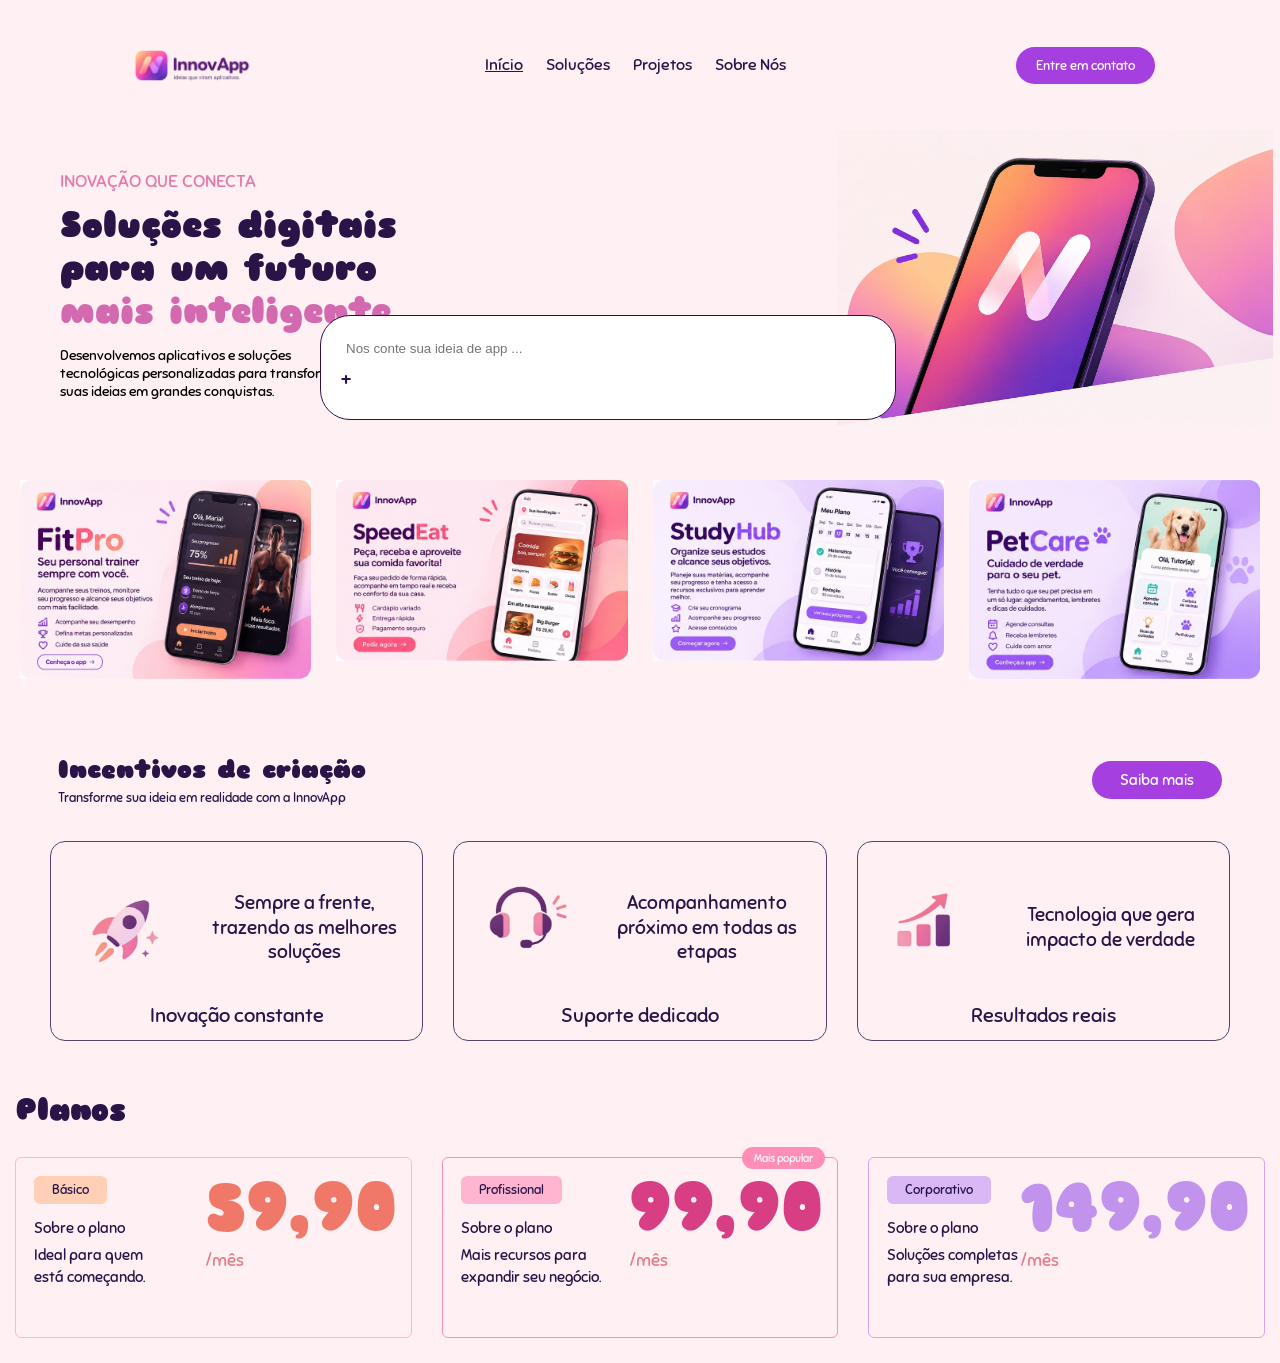
<file: Geovanna/index.html>
<!DOCTYPE html>
<html lang="pt-br">
<head>
    <meta charset="UTF-8">
    <meta name="viewport" content="width=device-width, initial-scale=1.0">

    <title>InnovApp</title>

    <link rel="stylesheet" href="style.css">

    <link rel="preconnect" href="https://fonts.googleapis.com">
    <link rel="preconnect" href="https://fonts.gstatic.com" crossorigin>

    <link href="https://fonts.googleapis.com/css2?family=Sniglet&display=swap" rel="stylesheet">
</head>

<body>

<header>
    <div class="logo">
        <img src="InnovApp.png" alt="Logo">
    </div>

    <nav>
       <a href="index.html" class="pagina-atual">Início</a>
        <a href="solucoes.html">Soluções</a>
        <a href="projetos.html">Projetos</a>
        <a href="sobre.html">Sobre Nós</a>
    </nav>

    <button>Entre em contato</button>
</header>

<!-- INÍCIO -->

<section class="inicio">

    <div class="texto">
        <small>INOVAÇÃO QUE CONECTA</small>

        <h1>
            Soluções digitais<br>
            para um futuro<br>
            <span>mais inteligente</span>
        </h1>

        <p>
            Desenvolvemos aplicativos e soluções tecnológicas
            personalizadas para transformar suas ideias em
            grandes conquistas.
        </p>
    </div>

    <img src="foto.jpeg" class="imagem-celular" alt="Celular">

    <div class="ideia">
        <input type="text" placeholder="Nos conte sua ideia de app ...">
        <button>+</button>
    </div>

</section>


<!-- PROJETOS -->

<section class="projetos">

    <div class="card">
        <img src="fitpro.png" alt="FitPro">
    </div>

    <div class="card">
        <img src="speedeat.png" alt="SpeedEat">
    </div>

    <div class="card">
        <img src="studyhub.png" alt="StudyHub">
    </div>

    <div class="card">
        <img src="pet care.png" alt="PetCare">
    </div>

</section>

<!-- INCENTIVOS -->

<section class="incentivos">

    <div class="incentivos-topo">

    <div class="titulo-incentivos">
        <h2>Incentivos de criação</h2>

        <p>
            Transforme sua ideia em realidade com a InnovApp
        </p>
    </div>

    <button class="botao-incentivos">
        Saiba mais
    </button>

</div>

    <div class="beneficios">

        <!-- INOVAÇÃO -->

        <div class="beneficio primeiro">

            <div class="conteudo">
                <img src="InnovApp (4).png" alt="Foguete">

                 <p>
                   Sempre a frente, trazendo as melhores soluções
                </p>
            </div>

            <h3>Inovação constante</h3>

        </div>

        <!-- SUPORTE -->

        <div class="beneficio">

            <div class="conteudo">
                <img src="InnovApp (3).png" alt="Suporte">

                <p>
                    Acompanhamento próximo em todas as etapas
                </p>
            </div>

            <h3>Suporte dedicado</h3>

        </div>

        <!-- RESULTADOS -->

        <div class="beneficio">

            <div class="conteudo">
                <img src="InnovApp (2).png" alt="Resultados">

                <p>
                    Tecnologia que gera impacto de verdade
                </p>
            </div>

            <h3>Resultados reais</h3>

        </div>

    </div>

</section>

<!-- PLANOS -->

<section class="planos">

    <h2>Planos</h2>

    <div class="lista-planos">

        <div class="plano-card basico">

            <span class="categoria">Básico</span>

            <div class="preco">
                <strong>59,90</strong>
                <span>/mês</span>
            </div>

            <h2>Sobre o plano</h2>

            <p>
                Ideal para quem<br>
                está começando.
            </p>

        </div>

        <div class="plano-card profissional">

            <span class="popular">Mais popular</span>

            <span class="categoria">Profissional</span>

            <div class="preco">
                <strong>99,90</strong>
                <span>/mês</span>
            </div>

            <h2>Sobre o plano</h2>

            <p>
                Mais recursos para<br>
                expandir seu negócio.
            </p>

        </div>

        <div class="plano-card corporativo">

            <span class="categoria">Corporativo</span>

            <div class="preco">
                <strong>149,90</strong>
                <span>/mês</span>
            </div>

            <h2>Sobre o plano</h2>

            <p>
                Soluções completas<br>
                para sua empresa.
            </p>

        </div>

    </div>

</section>

</body>
</html>
</file>
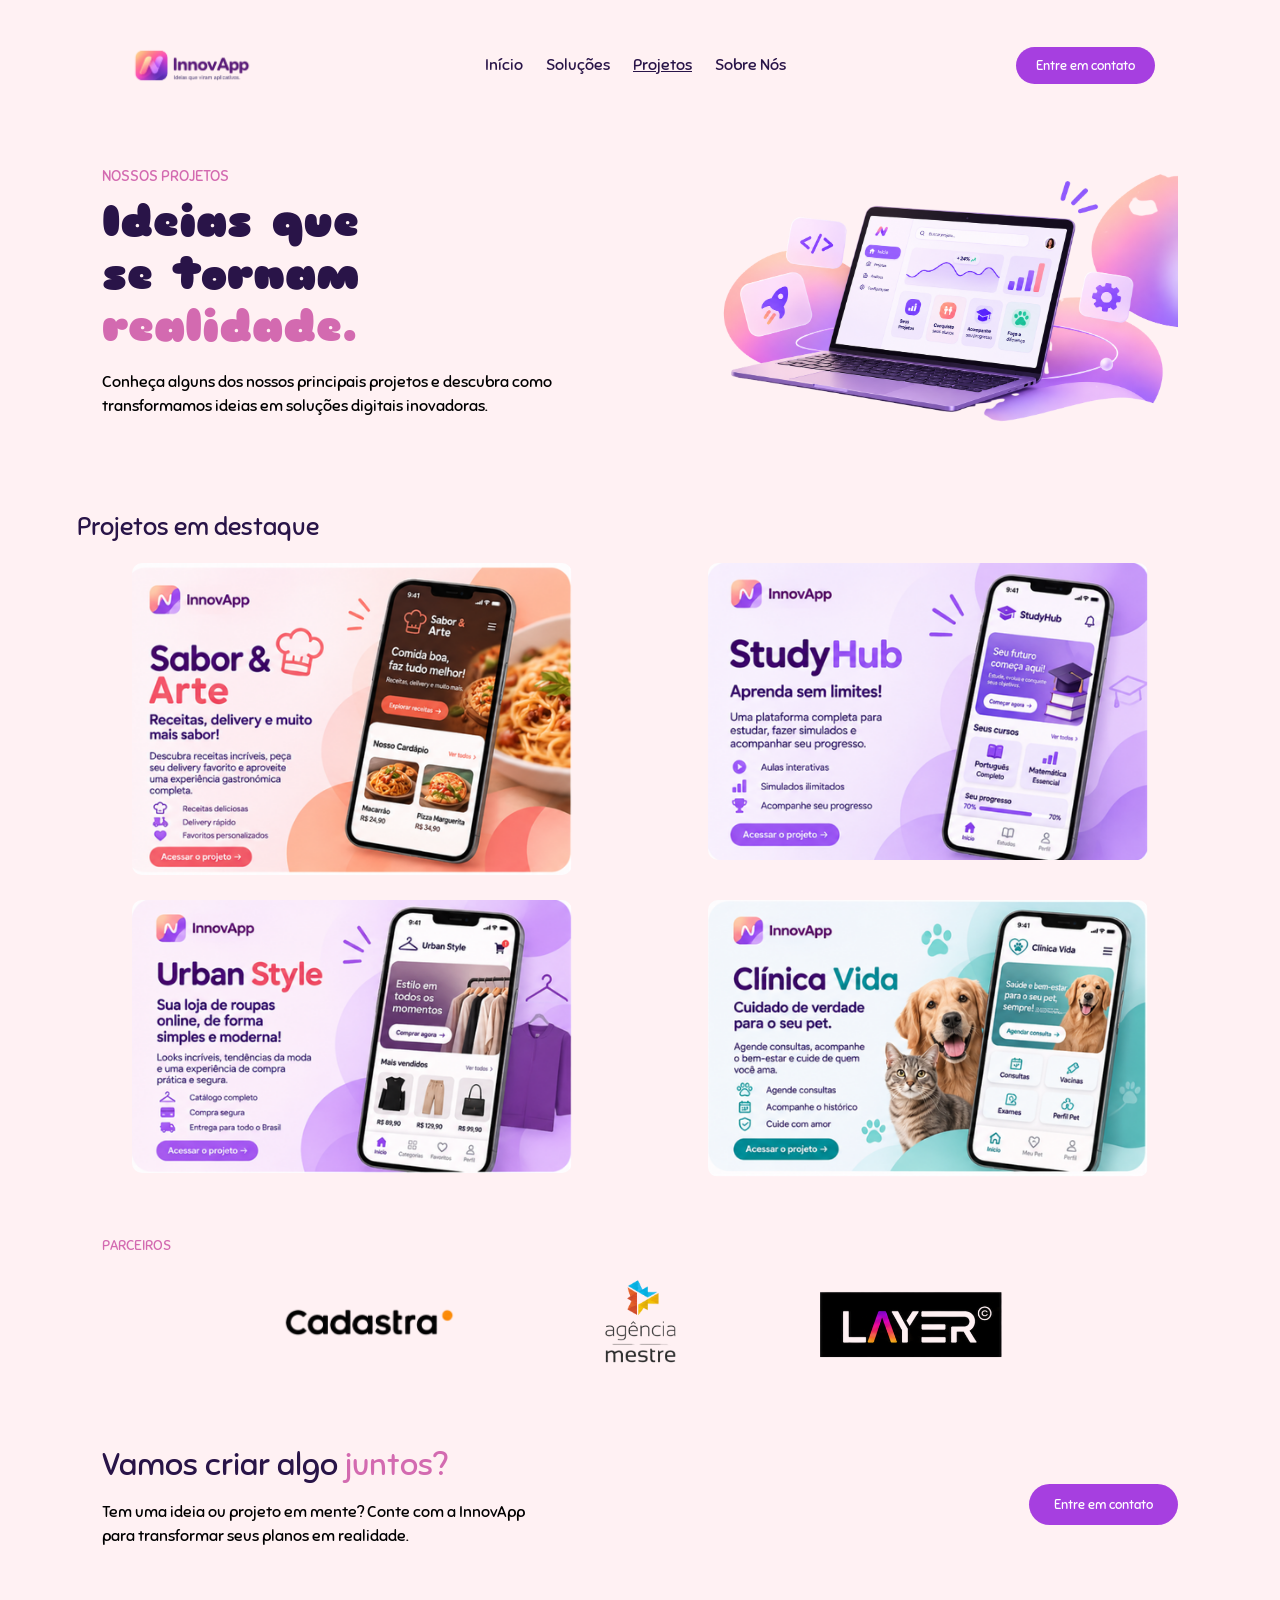
<file: Geovanna/projetos.html>
<!DOCTYPE html>
<html lang="pt-br">

<head>
    <meta charset="UTF-8">
    <meta name="viewport" content="width=device-width, initial-scale=1.0">

    <title>InnovApp - Projetos</title>

    <link rel="stylesheet" href="style.css">

    <link rel="preconnect" href="https://fonts.googleapis.com">
    <link rel="preconnect" href="https://fonts.gstatic.com" crossorigin>

    <link href="https://fonts.googleapis.com/css2?family=Sniglet&display=swap" rel="stylesheet">
</head>

<body>

<!-- CABEÇALHO -->

<header>

    <div class="logo">
        <img src="InnovApp.png" alt="Logo InnovApp">
    </div>

    <nav>
        <a href="index.html">Início</a>
        <a href="solucoes.html">Soluções</a>
        <a href="projetos.html" class="pagina-atual">Projetos</a>
        <a href="sobre.html">Sobre Nós</a>
    </nav>

    <button>Entre em contato</button>

</header>


<!-- APRESENTAÇÃO DOS PROJETOS -->

<section class="projetos-banner">

    <div class="projetos-banner-texto">

        <small>NOSSOS PROJETOS</small>

        <h1>
            Ideias que<br>
            se tornam<br>
            <span>realidade.</span>
        </h1>

        <p>
            Conheça alguns dos nossos principais projetos
            e descubra como transformamos ideias em
            soluções digitais inovadoras.
        </p>

    </div>

    <img src="5.png" alt="Notebook com painel digital">

</section>


<!-- PROJETOS EM DESTAQUE -->

<section class="projetos-destaque">

    <h2>Projetos em destaque</h2>

    <div class="projetos-grade">

        <div class="projeto-item">
            <img src="sabor.png" alt="Projeto Sabor & Arte">
        </div>

        <div class="projeto-item">
            <img src="study.png" alt="Projeto StudyHub">
        </div>

        <div class="projeto-item">
            <img src="urban.png" alt="Projeto Urban Style">
        </div>

        <div class="projeto-item">
            <img src="clinica.png" alt="Projeto Clínica Vida">
        </div>

    </div>

</section>


<!-- PARCEIROS -->

<section class="parceiros">

    <small>PARCEIROS</small>

    <div class="parceiros-logos">

        <img src="parceiro cadastra.png" alt="Cadastra">

        <img src="parceiro agencia.png" alt="Agência Mestre">

        <img src="parceiro layer.png"alt="Layer">

    </div>

</section>


<!-- CHAMADA FINAL -->

<section class="projetos-contato">

    <div class="contato-texto">

        <h2>
            Vamos criar algo <span>juntos?</span>
        </h2>

        <p>
            Tem uma ideia ou projeto em mente?
            Conte com a InnovApp para transformar
            seus planos em realidade.
        </p>

    </div>

    <button>Entre em contato</button>

</section>

</body>
</html>
</file>
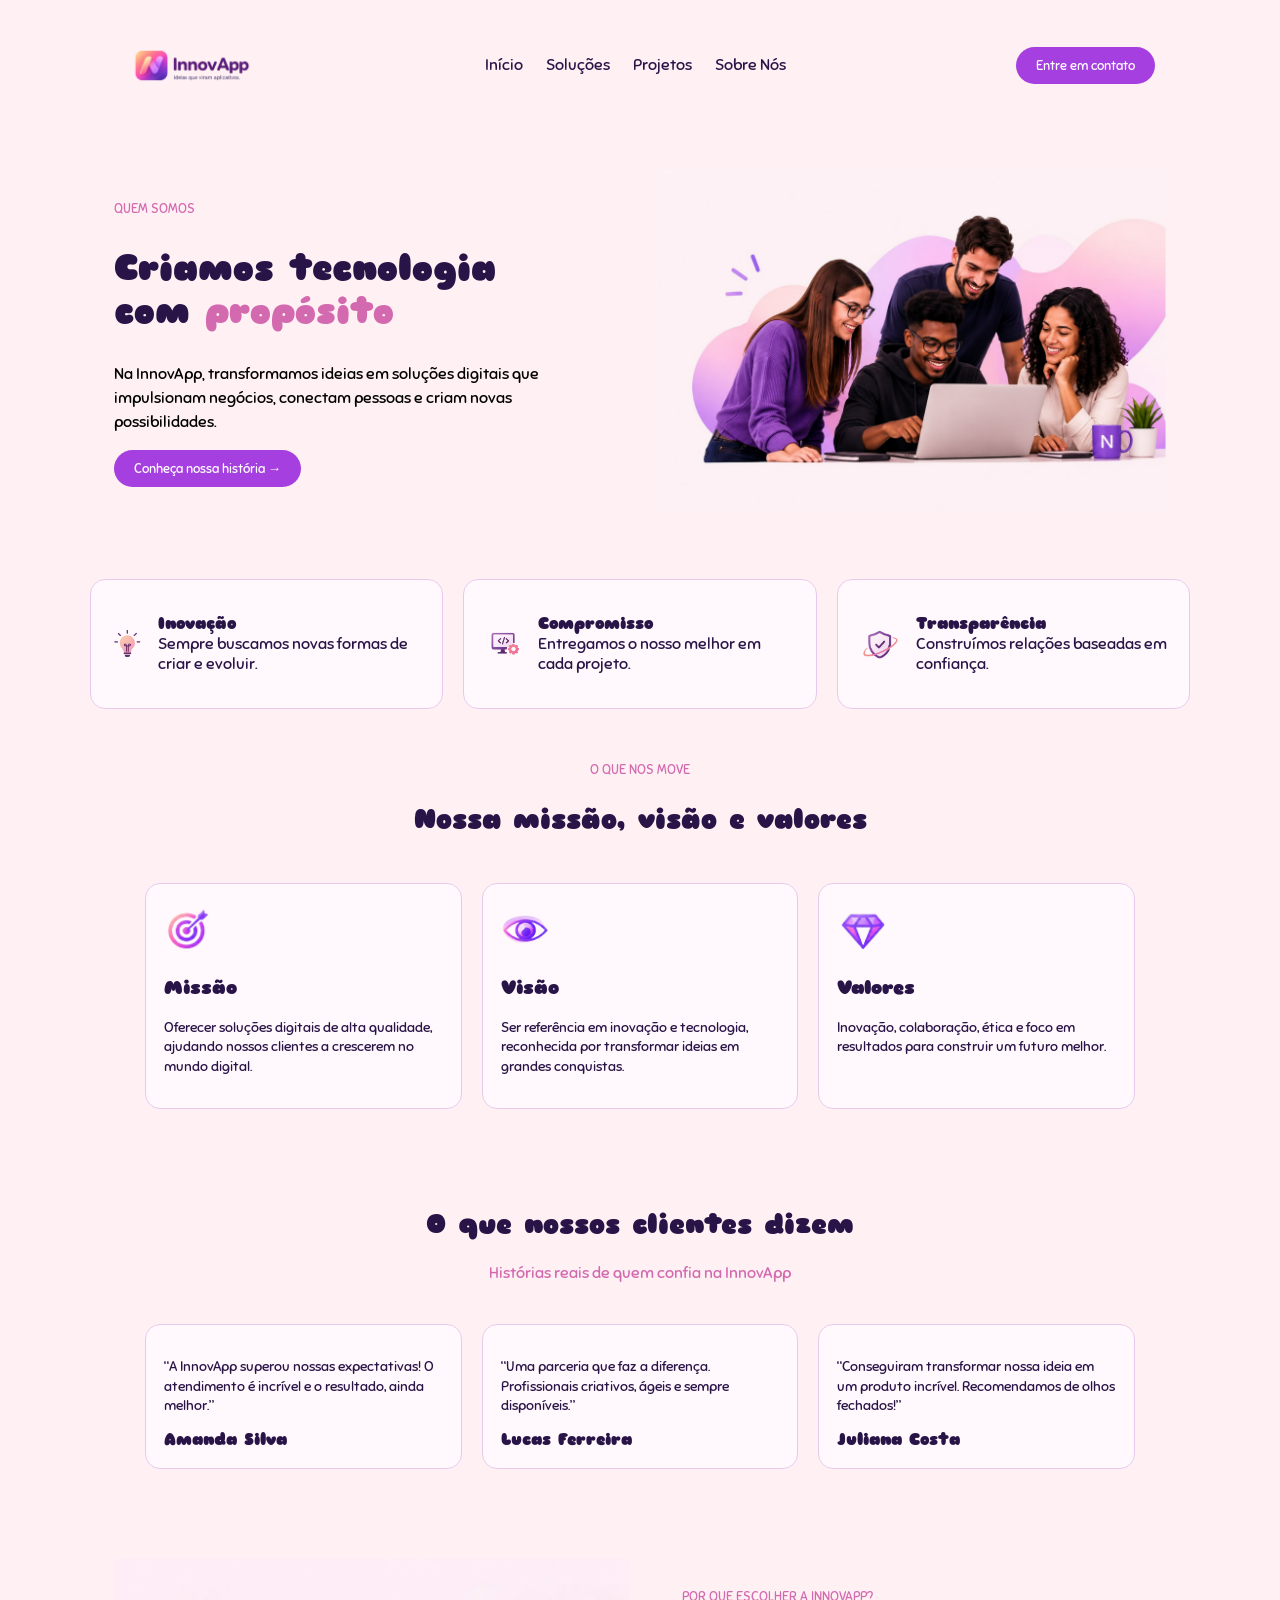
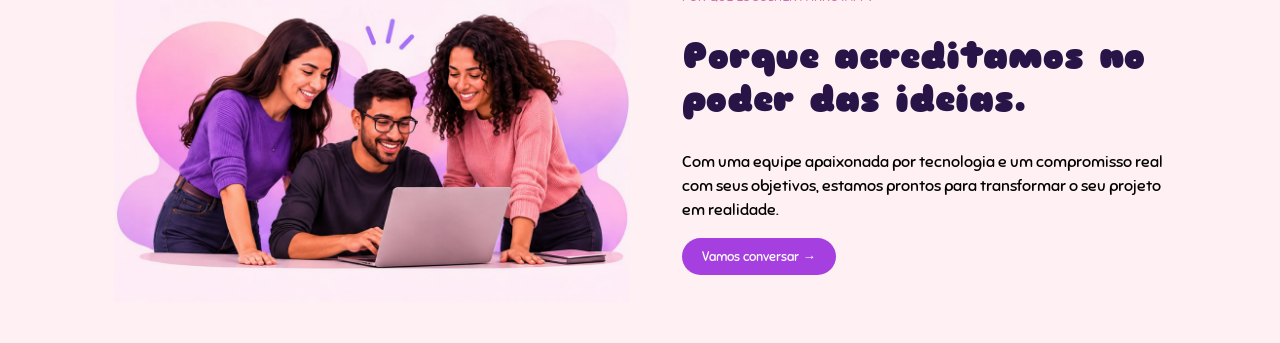
<file: Geovanna/sobre.html>
<!DOCTYPE html>
<html lang="pt-br">

<head>
    <meta charset="UTF-8">
    <meta name="viewport" content="width=device-width, initial-scale=1.0">
    <title>InnovApp - Sobre Nós</title>

    <link rel="stylesheet" href="style.css">

    <link href="https://fonts.googleapis.com/css2?family=Sniglet&display=swap" rel="stylesheet">
</head>

<body>

<header>
    <div class="logo">
        <img src="InnovApp.png" alt="Logo">
    </div>

    <nav>
        <a href="index.html">Início</a>
        <a href="solucoes.html">Soluções</a>
        <a href="projetos.html">Projetos</a>
        <a href="sobre.html" class="ativo">Sobre Nós</a>
    </nav>

    <button>Entre em contato</button>
</header>

<!-- QUEM SOMOS -->

<section class="quem-somos">

    <div>
        <small>QUEM SOMOS</small>
        <h1>Criamos tecnologia<br>com <span>propósito</span></h1>

        <p>
            Na InnovApp, transformamos ideias em soluções
            digitais que impulsionam negócios, conectam
            pessoas e criam novas possibilidades.
        </p>

        <button>Conheça nossa história →</button>
    </div>

    <img src="4 pessoas.png" alt="Aplicativo InnovApp">

</section>

<!-- DIFERENCIAIS -->

<section class="diferenciais">

    <div>
        <img src="6.png">
        <p><strong>Inovação</strong><br>
        Sempre buscamos novas formas de criar e evoluir.</p>
    </div>

    <div>
        <img src="7.png">
        <p><strong>Compromisso</strong><br>
        Entregamos o nosso melhor em cada projeto.</p>
    </div>

    <div>
        <img src="8.png">
        <p><strong>Transparência</strong><br>
        Construímos relações baseadas em confiança.</p>
    </div>

</section>

<!-- MISSÃO, VISÃO E VALORES -->

<section class="valores">

    <small>O QUE NOS MOVE</small>
    <h2>Nossa missão, visão e valores</h2>

    <div class="cards-valores">

        <div>
            <img src="alvo.png">
            <h3>Missão</h3>
            <p>Oferecer soluções digitais de alta qualidade, ajudando nossos clientes a crescerem no mundo digital.</p>
        </div>

        <div>
            <img src="olho.png">
            <h3>Visão</h3>
            <p>Ser referência em inovação e tecnologia, reconhecida por transformar ideias em grandes conquistas.</p>
        </div>

        <div>
            <img src="diamante.png">
            <h3>Valores</h3>
            <p>Inovação, colaboração, ética e foco em resultados para construir um futuro melhor.</p>
        </div>

    </div>

</section>

<!-- DEPOIMENTOS -->

<section class="depoimentos">

    <h2>O que nossos clientes dizem</h2>
    <p>Histórias reais de quem confia na InnovApp</p>

    <div class="cards-depoimentos">

        <div>
            <p>“A InnovApp superou nossas expectativas! O atendimento é incrível e o resultado, ainda melhor.”</p>
            <strong>Amanda Silva</strong>
        </div>

        <div>
            <p>“Uma parceria que faz a diferença. Profissionais criativos, ágeis e sempre disponíveis.”</p>
            <strong>Lucas Ferreira</strong>
        </div>

        <div>
            <p>“Conseguiram transformar nossa ideia em um produto incrível. Recomendamos de olhos fechados!”</p>
            <strong>Juliana Costa</strong>
        </div>

    </div>

</section>

<!-- FINAL -->

<section class="final-sobre">

    <img src="3 pessoas.png" alt="Equipe InnovApp">

    <div>
        <small>POR QUE ESCOLHER A INNOVAPP?</small>
        <h2>Porque acreditamos no poder das ideias.</h2>

        <p>
            Com uma equipe apaixonada por tecnologia e um
            compromisso real com seus objetivos, estamos
            prontos para transformar o seu projeto em realidade.
        </p>

        <button>Vamos conversar →</button>
    </div>

</section>

</body>
</html>
</file>
<file: Geovanna/style.css>
/* ==============================
   CONFIGURAÇÕES GERAIS
============================== */

* {
    font-family: 'Sniglet', sans-serif;
    box-sizing: border-box;
}

body {
    background-color: #fff1f3;
    color: #291448;
    margin: 0;
}

/* ==============================
   CABEÇALHO
============================== */

header {
    display: flex;
    justify-content: space-around;
    align-items: center;
    padding: 15px;
}

.logo {
    display: flex;
    align-items: center;
    gap: 8px;
}

.logo img {
    width: 130px;
    height: 100px;
    object-fit: contain;
}

.logo h2 {
    font-size: 18px;
}

nav a {
    color: #291448;
    text-decoration: none;
    margin: 10px;
}

button {
    background-color: #a63fe0;
    color: white;
    border: none;
    border-radius: 20px;
    padding: 10px 20px;
    cursor: pointer;
}
@keyframes textoEntrar {
    from {
        opacity: 0;
        transform: translateY(-60px);
    }

    to {
        opacity: 1;
        transform: translateY(0);
    }
}

.inicio {
    padding: 40px 60px;
    height: 300px;
    position: relative;
    overflow: hidden;
}

.texto {
    position: relative;
    z-index: 2;
}

.texto small {
    color: #e57aa9;
    font-size: 18px;
}

.inicio h1 {
    font-size: 35px;
    margin-top: 12px;
    margin-bottom: 10px;
}

.inicio h1 span {
    color: #d36ab0;
}

.inicio p {
    width: 300px;
    font-size: 14px;
    color: black;
    line-height: 1.3;
}

.imagem-celular {
    width: 450px;
    height: 300px;
    object-fit: contain;
    position: absolute;
    right: 0;
    top: 0;
    z-index: 1;
}


.ideia {
    background: white;
    border: 1px solid #291448;
    border-radius: 30px;
    padding: 20px;
    width: 45%;
    height: 105px;
    position: absolute;
    bottom: 10px;
    left: 25%;
    z-index: 3;
}

.ideia input {
    border: none;
    width: 90%;
    padding: 5px;
    outline: none;
    font-family: Arial, sans-serif;
}

.ideia button {
    display: block;
    background: none;
    color: #291448;
    font-size: 22px;
    padding: 5px 0;
}

@keyframes entradaPagina {
    from {
        opacity: 0;
        transform: translateX(100%);
    }

    to {
        opacity: 1;
        transform: translateX(0);
    }
}

body {
    animation: entradaPagina 2s ease-out forwards;
    overflow-x: hidden;
}
/* ==============================
   PROJETOS
============================== */

.projetos {
    display: flex;
    justify-content: space-around;
    align-items: flex-start;
    gap: 25px;
    padding: 50px 20px;
}

.projetos .card {
    width: 30%;
    height: auto;
    min-height: 0;
    padding: 0;
    overflow: visible;
    background: transparent;
    border-radius: 0;
}

.projetos .card img {
    display: block;
    width: 110%;
    height: auto;
    max-width: 100%;
    object-fit: unset;
    object-position: center;
}

/* ==============================
   INCENTIVOS
============================== */

.incentivos {
    padding: 25px 50px;
}

/* TÍTULO E BOTÃO */

.incentivos-topo {
    display: flex;
    justify-content: space-between;
    align-items: center;
    margin-bottom: 35px;
    padding: 0 8px;
}

.titulo-incentivos h2 {
    font-size: 25px;
    margin: 0 0 5px;
    color: #291448;
}

.titulo-incentivos p {
    font-size: 13px;
    margin: 0;
    color: #291448;
}

.botao-incentivos {
    background: #a63fe0;
    color: white;
    border: none;
    border-radius: 25px;
    padding: 10px 28px;
    font-size: 15px;
    cursor: pointer;
}

/* CARDS DE BENEFÍCIOS */

.beneficios {
    display: flex;
    justify-content: space-between;
    align-items: stretch;
    gap: 30px;
    margin-top: 20px;
}

.beneficio {
    flex: 1;
    height: 200px;
    border: 1.5px solid #59416c;
    border-radius: 15px;
    padding: 12px;
    display: flex;
    flex-direction: column;
    justify-content: space-between;
}

.conteudo {
    display: flex;
    align-items: center;
    justify-content: space-around;
    flex: 1;
    gap: 15px;
}

.conteudo img {
    width: 120px;
    height: 120px;
    object-fit: contain;
    flex-shrink: 0;
}

.conteudo p {
    flex: 1;
    font-size: 19px;
    line-height: 1.3;
    text-align: center;
    color: #291448;
    margin: 0;
}

.beneficio h3 {
    text-align: center;
    font-size: 20px;
    font-weight: normal;
    margin: 0;
    padding-bottom: 0;
    color: #291448;
}

/* ==============================
   PLANOS
============================== */

.planos {
    padding: 25px 15px;
}

.planos > h2 {
    font-size: 30px;
    margin-top: 0;
    margin-bottom: 28px;
    color: #291448;
}

.lista-planos {
    display: flex;
    justify-content: space-between;
    gap: 30px;
    width: 100%;
}

.plano-card {
    flex: 1;
    height: 181px;
    border: 1px solid;
    border-radius: 6px;
    padding: 18px;
    position: relative;
}

/* CORES */

.basico {
    border-color: #ffbdad;
    color: #291448;
}

.profissional {
    border-color: #ff8eb7;
    color: #291448;
}

.corporativo {
    border-color: #d5a4ed;
    color: #291448;
}

/* CATEGORIAS */

.categoria {
    display: inline-block;
    padding: 6px 18px;
    border-radius: 6px;
    font-size: 13px;
    background: #ffd0b5;
}

.profissional .categoria {
    background: #ffb5d0;
}

.corporativo .categoria {
    background: #d9b8f5;
}

/* PREÇOS */

.preco {
    position: absolute;
    right: 15px;
    top: 8px;
    display: flex;
    flex-direction: column;
    align-items: flex-start;
}

.preco strong {
    font-size: 70px;
    line-height: 1.2;
    color: #f07868;
}

.profissional .preco strong {
    color: #d83e83;
}

.corporativo .preco strong {
    color: #c293ed;
}

.preco span {
    font-size: 17px;
    color: #e57c86;
}

/* DESCRIÇÕES */

.plano-card h2 {
    font-size: 15px;
    font-weight: 500;
    margin-top: 15px;
    margin-bottom: 7px;
}

.plano-card p {
    font-size: 15px;
    line-height: 1.5;
    margin: 0;
}

/* MAIS POPULAR */

.popular {
    position: absolute;
    top: -11px;
    right: 12px;
    background: #ff8eb7;
    color: white;
    border-radius: 15px;
    padding: 4px 12px;
    font-size: 11px;
}

/* ==============================
   RESPONSIVIDADE - CELULAR
============================== */

@media (max-width: 600px) {

    /* CABEÇALHO */

    header {
        flex-wrap: wrap;
        gap: 15px;
    }

    nav {
        width: 100%;
        text-align: center;
    }

    /* INÍCIO */

    .inicio {
        height: 400px;
        padding: 25px;
    }

    .inicio h1 {
        font-size: 25px;
    }

    .imagem-celular {
        width: 250px;
        height: 250px;
        right: 0;
        top: 100px;
    }

    .ideia {
        width: 65%;
        left: 12%;
        bottom: 10px;
    }

    /* PROJETOS */

    .projetos {
        flex-wrap: wrap;
        gap: 15px;
    }

    .projetos .card {
        width: 100%;
    }

    /* INCENTIVOS */

    .incentivos {
        padding: 20px;
    }

    .incentivos-topo {
        gap: 15px;
    }

    .titulo-incentivos h2 {
        font-size: 20px;
    }

    .titulo-incentivos p {
        font-size: 11px;
    }

    .botao-incentivos {
        padding: 9px 15px;
        font-size: 12px;
        white-space: nowrap;
    }

    .beneficios {
        flex-direction: column;
        gap: 20px;
    }

    .beneficio {
        width: 100%;
        height: 185px;
        flex: none;
    }

    .conteudo img {
        width: 75px;
        height: 75px;
    }

    .conteudo p {
        font-size: 16px;
    }

    /* PLANOS */

    .planos {
        padding: 25px 15px;
    }

    .planos > h2 {
        font-size: 26px;
    }

    .lista-planos {
        flex-direction: column;
        gap: 25px;
    }

    .plano-card {
        width: 100%;
        min-height: 181px;
    }

    .preco strong {
        font-size: 32px;
    }

}

/* PÁGINA DE SOLUÇÕES */

.solucoes-banner,
.solucao-sites,
.solucao-aplicativos,
.solucao-sistemas {
    display: flex;
    align-items: center;
    justify-content: space-between;
    gap: 40px;
    min-height: 500px;
    padding: 70px 8%;
}

/* TEXTOS */
.solucoes-banner-texto,
.solucao-texto {
    width: 50%;
}

.solucoes-banner-texto small,
.solucao-texto small {
    color: #d36ab0;
    font-size: 16px;
    letter-spacing: 1px;
}

.solucoes-banner-texto h1 {
    color: #291448;
    font-size: 48px;
    line-height: 1.2;
    margin:15px 0;
}

/* DESTAQUE EM ROSA */
.solucoes-banner-texto h1 span {
    color: #d36ab0;
}

.solucao-texto h2 {
    color: #291448;
    font-size:20px;
    margin: 10px 0;
}

.solucoes-banner-texto p,
.solucao-texto p {
    color: #291448;
    font-size: 18px;
    line-height: 1.6;
    max-width: 550px;
}

/* IMAGENS */
.solucoes-banner img {
    width: 45%;
    max-width: 480px;
    height: auto;
}

.solucao-sites img,
.solucao-aplicativos img,
.solucao-sistemas img {
    width:55%;
    max-width: 500px;
    height: auto;
}

/* TÓPICOS E ÍCONES */
.solucao-texto ul {
    list-style: none;
    padding: 0;
    margin-top: 22px
}

.solucao-texto li {
    display: flex;
    align-items: center;
    gap: 16px;
    color: #291448;
    font-size:20px;
    margin-bottom:20px;
}
.solucao-texto li img {
    width: 55px;
    height: 55px;
    min-width: 55px;
    object-fit: contain;
    flex-shrink: 0 0 55px;
}

/* CELULAR */
@media (max-width: 600px) {
    .solucoes-banner,
    .solucao-sites,
    .solucao-aplicativos,
    .solucao-sistemas {
        flex-direction: column;
        text-align: center;
        padding: 35px 7%;
    }

    .solucoes-banner-texto,
    .solucao-texto {
        width: 100%;
    }

    .solucoes-banner-texto h1 {
        font-size: 32px;
    }

    .solucoes-banner img,
    .solucao-sites img,
    .solucao-aplicativos img,
    .solucao-sistemas img {
        width: 85%;
    }

    .solucao-texto h2 {
        font-size: 25px;
    }

    .solucao-texto ul {
        display: inline-block;
        text-align: left;
    }
}
/* FRASES ROSAS DAS TRÊS SEÇÕES */
.solucao-texto small {
    color: #d36ab0;
    font-size: 23px;
}

/* TÍTULOS DAS TRÊS SEÇÕES */
.solucao-texto h2 {
    color: #291448;
    font-size: 44px;
    line-height: 1.2;
    margin: 12px 0;
}

/* PÁGINA DE PROJETOS */

.projetos-banner {
    display: flex;
    align-items: center;
    justify-content: space-between;
    gap: 30px;
    padding: 35px 8%;
    min-height: 340px;
}

.projetos-banner-texto {
    width: 45%;
}

.projetos-banner-texto small,
.parceiros small {
    color: #d36ab0;
    font-size: 15px;
}

.projetos-banner-texto h1 {
    font-size: 44px;
    line-height: 1.2;
    margin: 10px 0;
}

.projetos-banner-texto h1 span,
.contato-texto h2 span {
    color: #d36ab0;
}

.projetos-banner-texto p {
    color: black;
    font-size: 16px;
   line-height: 1.5;
}

.projetos-banner img {
    width: 50%;
    max-width: 480px;
}


/* PROJETOS EM DESTAQUE */

.projetos-destaque {
    padding: 20px 6% 35px;
}

.projetos-destaque h2 {
    font-size: 25px;
    font-weight: normal;
}

.projetos-grade {
    display: grid;
    grid-template-columns: 1fr 1fr;
    gap: 25px;
}

.projeto-item img {
    width: 80%;
    display: block;
    border-radius: 10px;
    margin:auto;
}


/* PARCEIROS */

.parceiros {
    padding: 25px 8%;
}

.parceiros > small {
    display: block;
    color: #d36ab0;
    font-size: 14px;
    margin-bottom: 15px;
    text-align: left;
}

.parceiros-logos {
    display: flex;
    justify-content: center;
    align-items: center;
    gap: 80px;
    margin: 20px auto;
}

.parceiros-logos img {
    width: 25%;
    max-width: 190px;
    height: 100px;
    object-fit: contain;
}


/* CONTATO */

.projetos-contato {
    display: flex;
    justify-content: space-between;
    align-items: center;
    width: 100%;
    padding: 25px 8% 45px;
    gap: 30px;
    box-sizing: border-box;
}
.contato-texto h2 {
    font-size: 32px;
    font-weight: normal;
    margin: 0 0 15px;
}
.contato-texto h2 span {
    color: #d36ab0;
}


.contato-texto p {
    color: black;
    font-size: 16px;
    line-height: 1.5;
    max-width: 450px;
}

.projetos-contato button {
    background: #a63fe0;
    color: white;
    border: none;
    border-radius: 25px;
    padding: 12px 25px;
    white-space: nowrap;
    flex-shrink: 0;
}

nav a.pagina-atual {
    text-decoration: underline;
}


/* CELULAR */

@media (max-width: 600px) {

    .projetos-banner {
        flex-direction: column;
        padding: 30px 7%;
    }

    .projetos-banner-texto {
        width: 100%;
    }

    .projetos-banner-texto h1 {
        font-size: 40px;
    }

    .projetos-banner img {
        width: 100%;
    }

    .projetos-grade {
        grid-template-columns: 1fr;
    }

    .parceiros-logos {
        flex-wrap: wrap;
    }

    .parceiros-logos img {
        width: 40%;
    }

    .projetos-contato {
        flex-direction: column;
        align-items: flex-start;
    }

    .contato-texto h2 {
        font-size: 27px;
    }

}
/* SOBRE NÓS */

.quem-somos, .final-sobre {
    display: flex;
    align-items: center;
    justify-content: space-around;
    padding: 40px 8%;
    gap: 30px;
}

.quem-somos div, .final-sobre div {
    width: 45%;
}

.quem-somos small, .final-sobre small, .valores small {
    color: #d36ab0;
}

.quem-somos h1, .final-sobre h2 {
    font-size: 35px;
    color: #291448;
}

.quem-somos span {
    color: #d36ab0;
}

.quem-somos p, .final-sobre p {
    color: black;
    font-size: 16px;
    line-height: 1.5;
}

.quem-somos img, .final-sobre img {
    width: 48%;
    object-fit: contain;
}

/* DIFERENCIAIS */

.diferenciais, .cards-valores, .cards-depoimentos {
    display: flex;
    justify-content: center;
    gap: 20px;
    padding: 25px 7%;
}

.diferenciais div, .cards-valores div, .cards-depoimentos div {
    flex: 1;
    padding: 18px;
    border: 1px solid #e8c9ed;
    border-radius: 15px;
    background: #fff8fc;
}

.diferenciais div {
    display: flex;
    align-items: center;
    gap: 12px;
}

.diferenciais img, .cards-valores img {
    width: 50px;
    height: 50px;
    object-fit: contain;
}

/* VALORES E DEPOIMENTOS */

.valores, .depoimentos {
    text-align: center;
    padding: 25px 5%;
}

.valores h2, .depoimentos h2 {
    color: #291448;
    font-size: 27px;
}

.cards-valores {
    text-align: left;
}

.cards-valores h3 {
    color: #291448;
}

.cards-valores p, .cards-depoimentos p {
    color: #291448;
    font-size: 14px;
    line-height: 1.4;
}

.depoimentos > p {
    color: #d36ab0;
}

.cards-depoimentos {
    text-align: left;
}

/* CELULAR */

@media (max-width: 600px) {
    .quem-somos, .final-sobre {
        flex-direction: column;
        text-align: center;
    }

    .quem-somos div, .final-sobre div,
    .quem-somos img, .final-sobre img {
        width: 100%;
    }

    .diferenciais, .cards-valores, .cards-depoimentos {
        flex-direction: column;
    }
}
</file>
